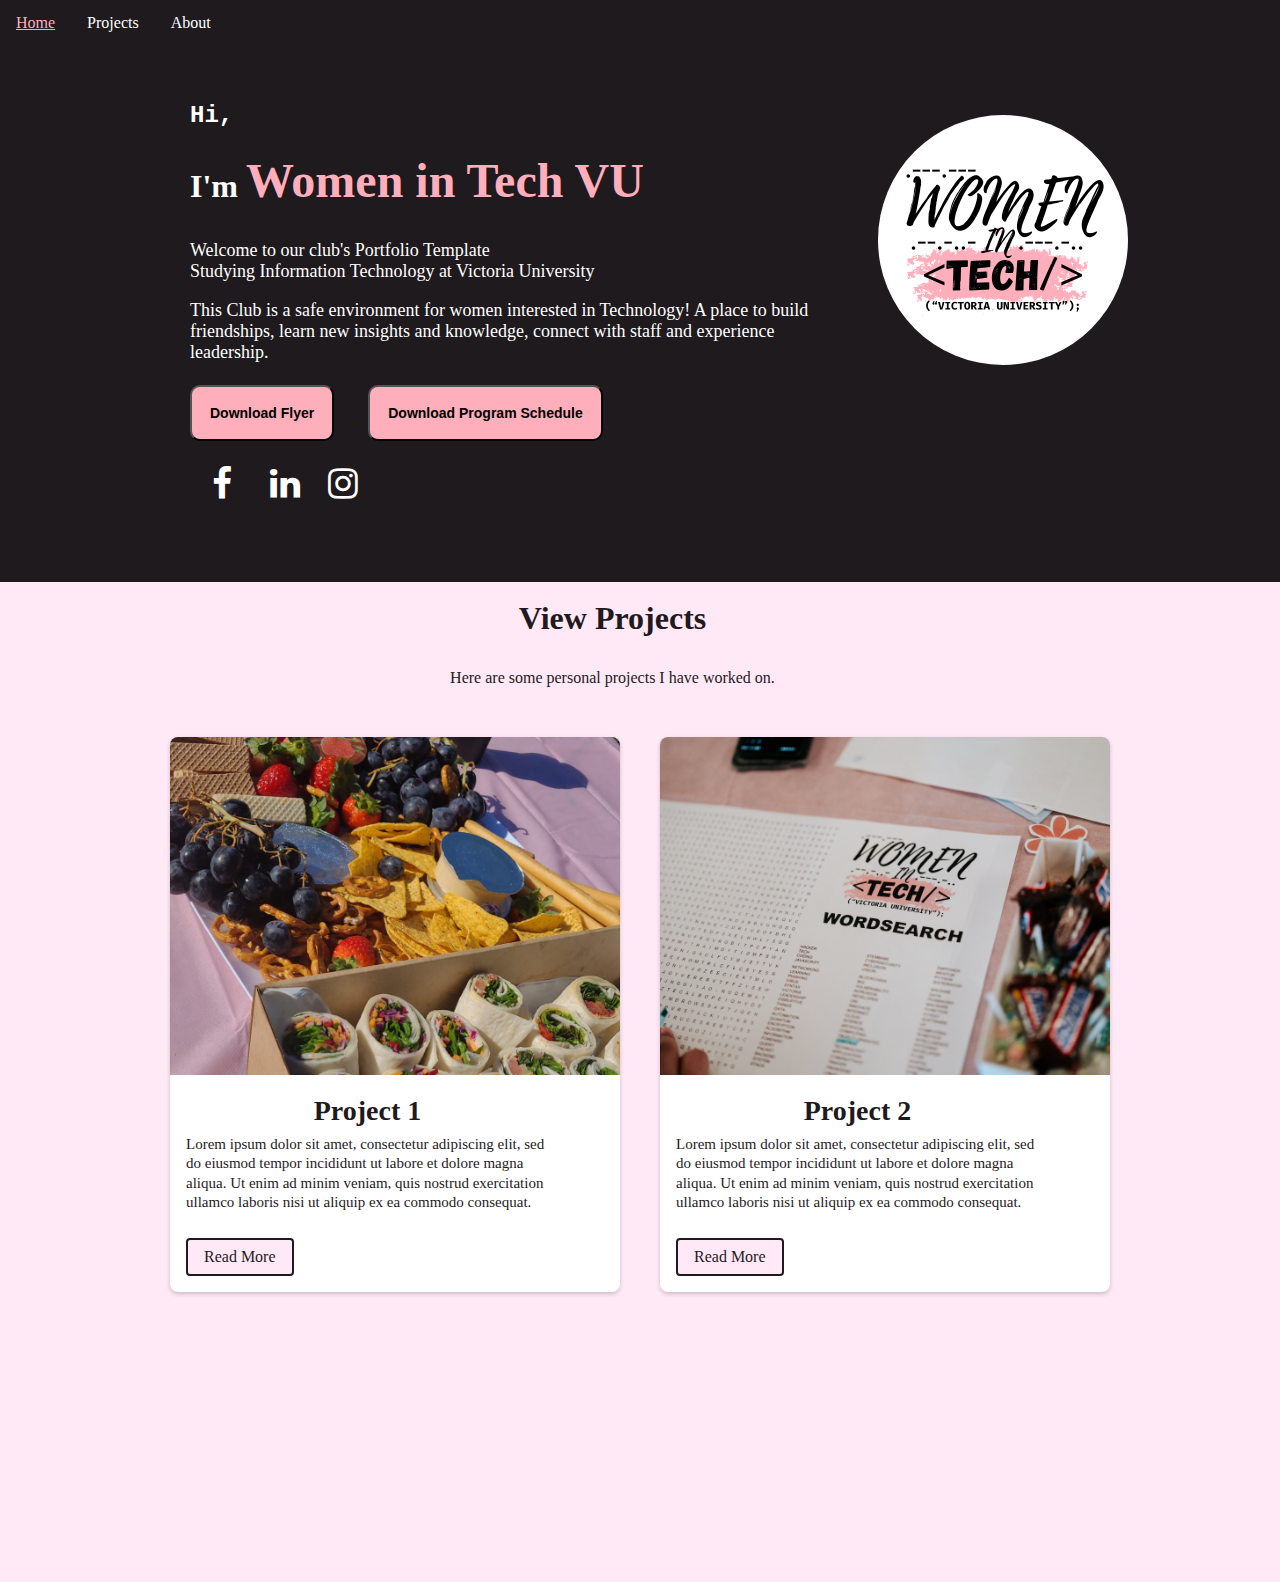
<file: index.html>
<!-- 
  Website Portfolio Creation: Template with Comments
  By: Johanne Christiana
 -->

<!DOCTYPE html>
<html lang="en">

<head> <!--Head is a container for Metadata: Metadata is not displayed on screen/it's hidden-->
    <!--Title of the document: It is shown on browser's title bar-->
    <title>My Portfolio</title>

    <meta charset="UTF-8"> <!--character encoding that can represent almost all characters from all languages-->
    <meta http-equiv="X-UA-Compatible" content="IE=edge">
    <meta name="viewport" content="width=device-width, initial-scale=1, shrink-to-fit=no">
    <!--webpage content scaled appropriately to fit the device's screen size.-->
    <meta http-equiv="x-ua-compatible" content="ie=edge"> <!--ensures compatibility with the latest rendering engine.-->

    <link rel="stylesheet" href="css/style.css"> <!--Add CSS for more appearance/style-->
    <link rel="stylesheet" href="https://cdnjs.cloudflare.com/ajax/libs/font-awesome/4.7.0/css/font-awesome.min.css">
    <!--Add Socials-->

<body data-spy="scroll" data-target="#navbar-site" data-offset="80">

    <!-------------------------------------------NAVIGATION BAR--------------------------------------------->
    <header>
        <div class="nav-bar">
            <ul>
                <li class="nav-item"><a href="#select-home">Home</a></li>
                <li class="nav-item"><a href="#select-projects">Projects</a></li>
                <li class="nav-item"><a href="about.html">About</a></li>
            </ul>
        </div>
    </header>
    <!-----------------------------------------END NAVIGATION BAR------------------------------------------->
    <!--------------- Home / Introduction Page --------------->
    <div id="select-home" class="top-homepage">
        <br><br><br>
        <!-- ROW 1 -->
        <!--Description and Photo-->
        <table style="margin-left: 188px">
            <tr>
                <td>
                    <h2 style="font-family: 'Courier New', Courier, monospace;">Hi,</h2>
                    <h1>I'm <font size="+6" COLOR="#FFAEBC">Women in Tech VU</font>
                    </h1>
                    <font size="+1">
                        <p>Welcome to our club's Portfolio Template <br> Studying Information Technology at Victoria
                            University</p>
                        <p>This Club is a safe environment for women interested in Technology! A place to build
                            friendships, learn new insights and knowledge, connect with staff and experience leadership.
                        </p>
                    </font>
                </td>
                <td><img class="my_photo" src="./img/logo.png" alt="my photo" width="250" height="250"></td>
            </tr>
        </table>
        <!-- ROW 2 -->
        <table style="margin-left: 188px">
            <tr>
                <td>
                    <!--Buttons-->
                    <a href="./img/flyer.pdf" target="_blank" download="Flyer">
                        <!--target="_blank" makes it open in new tab-->
                        <button type="button" style="margin-right: 30px"><strong>Download Flyer</button>
                    </a>
                    <a href="./img/schedule.pdf" target="_blank" download="Schedule">
                        <button type="button"><strong>Download Program Schedule</button><br>
                    </a>
                    <!--Socials-->
                    <a href="https://www.facebook.com/profile.php?id=61557628015397" target="_blank"
                        class="fa fa-facebook" style="font-size: 35px"></a>
                    <a href="https://www.linkedin.com/company/women-in-tech-vu/" target="_blank" class="fa fa-linkedin"
                        style="font-size: 35px"></a>
                    <a href="https://www.instagram.com/wit.vu/" target="_blank" class="fa fa-instagram"
                        style="font-size: 35px"></a>
                </td>
            </tr>
        </table>
    </div>

    <!--------------- Projects Page --------------->
    <br><br><br>

    <div class="projects" id="select-projects">
        <br>
        <h1>View Projects</h1>
        <p>Here are some personal projects I have worked on.</p>

        <!--------------- Projects Images --------------->
        <div class="card-container">
            <!-- CARD ONE -->
            <div class="card">
                <img src="./img/project1.png">
                <div class="card-content">
                    <h3>Project 1</h3>
                    <p>
                        Lorem ipsum dolor sit amet, consectetur adipiscing elit, sed do eiusmod tempor incididunt ut
                        labore et dolore magna aliqua. Ut enim ad minim veniam, quis nostrud exercitation ullamco
                        laboris nisi ut aliquip ex ea commodo consequat.
                    </p>
                    <a href="" class="btn">Read More</a>
                </div>
            </div>
            <!-- CARD TWO -->
            <div class="card">
                <img src="./img/project2.png">
                <div class="card-content">
                    <h3>Project 2</h3>
                    <p>
                        Lorem ipsum dolor sit amet, consectetur adipiscing elit, sed do eiusmod tempor incididunt ut
                        labore et dolore magna aliqua. Ut enim ad minim veniam, quis nostrud exercitation ullamco
                        laboris nisi ut aliquip ex ea commodo consequat.
                    </p>
                    <a href="" class="btn">Read More</a>
                </div>
            </div>
        </div>


    </div>

    </div>


</body>

</head>

</html>
</file>
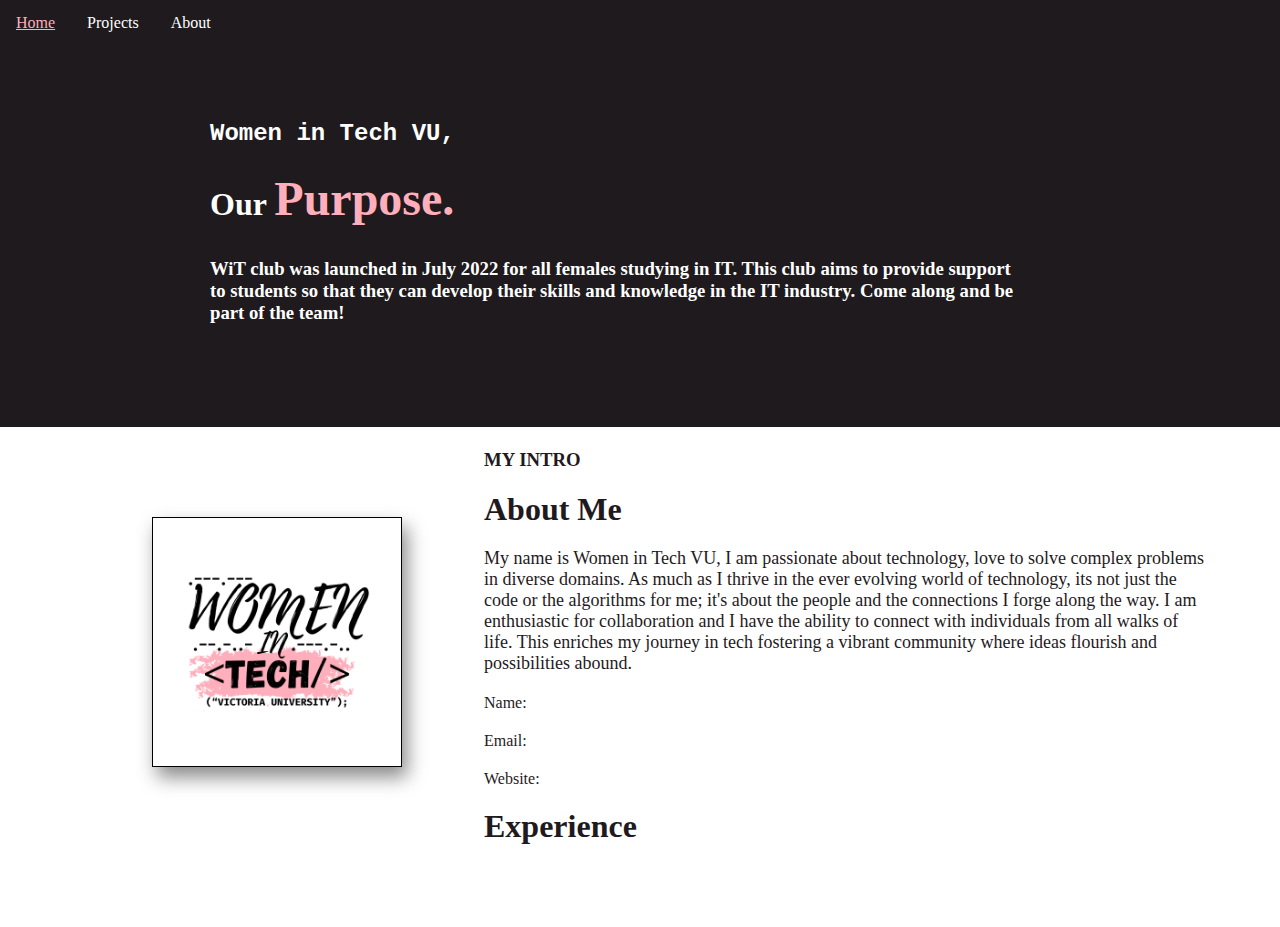
<file: about.html>
<html lang="en">

<head>
    <title>About</title>

    <meta charset="UTF-8">
    <meta http-equiv="X-UA-Compatible" content="IE=edge">
    <meta name="viewport" content="width=device-width, initial-scale=1, shrink-to-fit=no">
    <meta http-equiv="x-ua-compatible" content="ie=edge">

    <link rel="stylesheet" href="css/style.css">

<body data-spy="scroll" data-target="#navbar-site" data-offset="80">
    <!-------------------------------------------NAVIGATION BAR--------------------------------------------->
    <header>
        <div class="nav-bar">
            <ul>
                <li class="nav-item"><a href="index.html">Home</a></li>
                <li class="nav-item"><a href="index.html">Projects</a></li>
                <li class="nav-item"><a href="about.html">About</a></li>
            </ul>
        </div>
    </header>
    <!-----------------------------------------END NAVIGATION BAR------------------------------------------->
    <div class="top-aboutpage">
        <br><br><br>
        <h2 style="font-family: 'Courier New', Courier, monospace;">Women in Tech VU,</h2>
        <h1>Our <font size="+6" COLOR="#FFAEBC">Purpose.</font>
        </h1>
        <h3>WiT club was launched in July 2022 for all females studying in IT. This club aims to provide support to
            students so that they can develop their skills and knowledge in the IT industry. Come along and be part of
            the team!<h3>
                <br><br>
    </div>

    <div class="middleblock-aboutpage">
        <table>
            <tr>
                <td>
                    <img src="./img/logo.png" id="photo-shadow" alt="my photo" width="250" height="250" style="margin-left: 150px;">
                </td>
                <td>
                <div class="middletext-aboutpage">
                    <h3>MY INTRO</h3>
                    <h1>About Me</h1>
                    <p><font size="+1">My name is Women in Tech VU, I am passionate about technology, love to solve complex problems in
                        diverse
                        domains. As much as I thrive in the ever evolving world of technology, its not just the code or
                        the
                        algorithms for me; it's about the people and the connections I forge along the way. I am
                        enthusiastic
                        for collaboration and I have the ability to connect with individuals from all walks of life.
                        This enriches my
                        journey in tech fostering a vibrant community where ideas flourish and possibilities abound.
                    </font></p>
                    <p>Name: </p>
                    <p>Email: </p>
                    <p>Website: </p>

                    <h1>Experience</h1>
                </div>
                <td>
            </tr>
        </table>

    </div>



</body>

</head>




</html>
</file>
<file: css/style.css>
* {
  margin: 0;
  padding: 0;
  box-sizing: border-box;
}

body {
  height: 100%;
  background-color: #1f1a1d;
  
}

/*------------------------------Home Page CSS------------------------------*/
.top-homepage {
  width: 100%;
  max-width: 1130px;
}

p, h1, h2, h3 {
    color: white;
    padding-right: 55px;
    margin-bottom: 1em;
}

.my_photo {
    border-radius:50%;
    border-color: #FFAEBC; 
  }

button {
    background-color: #FFAEBC;
    border-radius: 10px;
    padding: 18px;
    font-size: 14px; 
    text-align: center;
  }

button:hover {
    opacity: 0.7;
}

.fa {
  padding: 20px;
  font-size: 30px;
  width: 50px;
  text-align: center;
  text-decoration: none;
  margin: 5px 2px;
}

  
.fa:hover {
      opacity: 0.7;
  }

  .fa-facebook {
    color: white;
  }

  .fa-linkedin {
    color: white;
  }

  .fa-instagram {
    color: white;
  }

/*------------------------------Navigation Bar------------------------------*/

.nav-bar {
    width: 1500px;
}

ul {
    list-style-type: none;
    margin: 0;
    padding: 0;
    overflow: hidden;
    background-color: #1f1a1db6;
  }

.nav-item {
    float: left;
  }
  
.nav-item  a {
    display: block;
    color: #ffffff;
    text-align: center;
    padding: 14px 16px;
    text-decoration: none;
}
  
.nav-item  a:hover {
    text-decoration: underline;
    color: #FFAEBC;
}

/*------------------------------Projects Page------------------------------*/
.projects {
  height: 1000px;
  background-color: #ffe9f6;
    p, h1, h2, h3 {
        color: #1f1a1d;
        text-align: center;
    }
}

.card-container {
  display: flex;
  justify-content: center;
  flex-wrap: wrap;
  margin-top: 30px;
}

.card {
  width: 450px;
  background-color: white;
  border-radius: 8px;
  overflow: hidden;
  box-shadow: 0px 2px 4px rgba(0,0,0,0.2);
  margin: 20px;
}

.card img {
  width: 100%;
  height: auto;
}

.card-content {
  padding: 16px;
}

.card-content h3{
  font-size: 28px;
  margin-bottom: 8px;
}

.card-content p{
  color: #1f1a1d;
  font-size: 15px;
  line-height: 1.3;
  text-align: left;

}

.card-content .btn{
  display: inline-block;
  padding: 8px 16px;
  background-color: #ffe9f6;
  text-decoration: none;
  border-radius: 4px;
  margin-top: 10px;
  color: #1f1a1d;
  border: 2px solid #1f1a1d;
}

.card:hover {
  box-shadow: 0 8px 16px 0 rgba(0,0,0,0.2);
}

.card-content .btn:hover{
  background-color: white;
}

/*------------------------------About Page CSS------------------------------*/
.top-aboutpage {
  /*        T   R    B   L*/
  margin: 20px 200px 40px 210px;

  p {
    color: #ffe9f6;
    font-weight: lighter;
  }
}

.middleblock-aboutpage {

  background-color: white;
  height: 500px;

}

.middletext-aboutpage {
  max-width: 900px;
  p, h1, h2, h3 {
    margin: 20px 10px 10px 80px;
    color: #1f1a1d;
  }
}

#photo-shadow {
  border: 1px solid;
  padding: 10px;
  box-shadow: 5px 10px 18px #888888;
}
</file>
